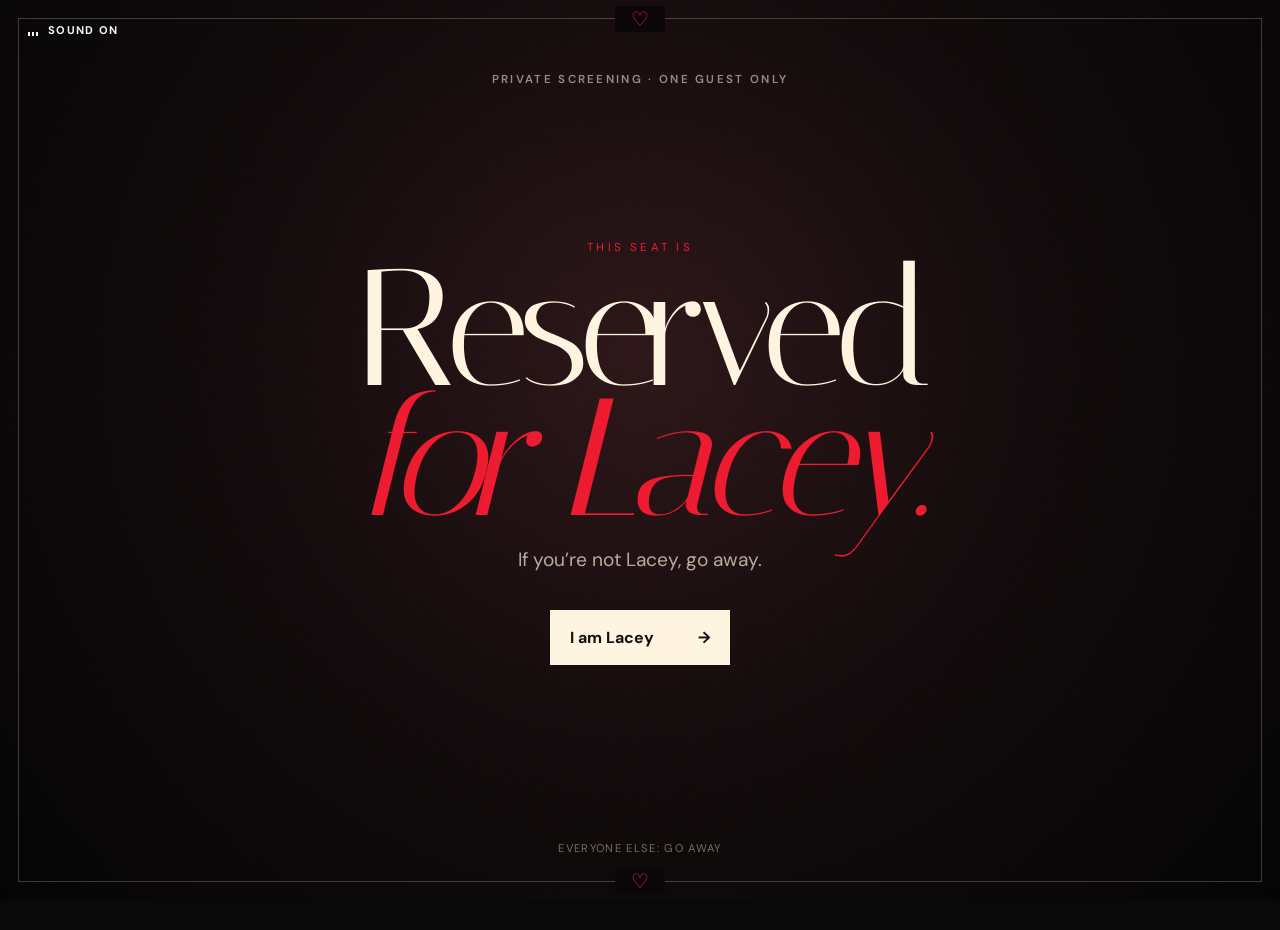
<file: index.html>
<!doctype html>
<html lang="en">
<head>
  <meta charset="UTF-8" />
  <meta name="viewport" content="width=device-width, initial-scale=1" />
  <meta name="theme-color" content="#090909" />
  <meta name="description" content="A birthday film, reserved for Lacey." />
  <title>Reserved for Lacey</title>
  <link rel="preconnect" href="https://fonts.googleapis.com" />
  <link rel="preconnect" href="https://fonts.gstatic.com" crossorigin />
  <link href="https://fonts.googleapis.com/css2?family=DM+Sans:wght@400;500;600;700&family=Italiana&display=swap" rel="stylesheet" />
  <link rel="icon" type="image/svg+xml" href="data:image/svg+xml,%3Csvg xmlns='http://www.w3.org/2000/svg' viewBox='0 0 64 64'%3E%3Crect width='64' height='64' rx='18' fill='%23ed1b2f'/%3E%3Cpath d='M32 49S12 38 12 24c0-9 11-12 20-3 9-9 20-6 20 3 0 14-20 25-20 25Z' fill='%23fff7e8'/%3E%3C/svg%3E" />
  <link rel="stylesheet" href="style.css" />
</head>
<body>
  <div class="grain" aria-hidden="true"></div>
  <audio id="birthday-song" loop preload="metadata"><source src="assets/song.mp3" type="audio/mpeg" /></audio>
  <button class="sound" type="button" aria-label="Play music" aria-pressed="false"><span class="equalizer"><i></i><i></i><i></i></span><b>sound on</b></button>
  <main>
    <section class="gate is-active" aria-label="Entrance">
      <div class="gate-border"></div>
      <p class="gate-kicker">PRIVATE SCREENING · ONE GUEST ONLY</p>
      <div class="reserved-card"><span>THIS SEAT IS</span><h1>Reserved<br /><em>for Lacey.</em></h1><p>If you’re not Lacey, go away.</p></div>
      <button class="admit" type="button">I am Lacey <span>→</span></button>
      <p class="tiny-warning">Everyone else: go away</p>
    </section>

    <section class="cinema" aria-label="Birthday opening" aria-hidden="true">
      <div class="theatre-light"></div>
      <div class="curtain curtain--left"></div><div class="curtain curtain--right"></div>
      <div class="cinema-screen">
        <p class="feature-label">TONIGHT’S FEATURE PRESENTATION</p>
        <div class="birthday-title"><span>Happy Birthday</span><strong>to you.</strong></div>
        <div class="race-name" aria-label="Lacey racing onto the screen">
          <div class="speed-lines"><i></i><i></i><i></i><i></i></div>
          <div class="f1-car">
            <i class="rear-wing"></i><i class="front-wing"></i><i class="car-floor"></i>
            <div class="cockpit"><i class="halo"></i><span>01</span></div>
            <div class="car-body"><b>LACEY</b></div>
            <i class="nose"></i><i class="wheel wheel--rear-top"></i><i class="wheel wheel--rear-bottom"></i><i class="wheel wheel--front-top"></i><i class="wheel wheel--front-bottom"></i>
          </div>
        </div>
      </div>
      <button class="skip-intro" type="button">skip intro</button><div class="falling-things" aria-hidden="true"></div>
    </section>

    <section class="story" aria-label="Birthday story" aria-hidden="true">
      <article class="chapter chapter--heart is-active">
        <div class="chapter-index"><span>01</span><i></i><span>05</span></div><div class="big-heart" aria-hidden="true">♡</div>
        <div class="postcard" aria-hidden="true"><small>FROM</small><strong>A FEW<br />DAYS AGO</strong></div>
        <div class="chapter-content"><p class="eyebrow">THIS MIGHT SOUND A LITTLE CRAZY</p><h2>I know we only<br />met like <br /> <em>9 days ago…</em></h2><p class="chapter-copy">but you already mean so much to me. Somehow, in such a short time, talking to you has become one of the easiest and best parts of my day.</p><p class="aside-note">and I’m really, really, REALLY glad we met.</p></div>
        <button class="next" type="button">keep going <span>→</span></button>
      </article>

      <article class="chapter chapter--f1run">
        <div class="chapter-index"><span>02</span><i></i><span>05</span></div><div class="checkers" aria-hidden="true"></div>
        <div class="track-map" aria-hidden="true"><svg viewBox="0 0 700 600"><path d="M51 495c108-41 48-158 137-180 75-18 106 50 169 4 74-55-18-139 65-180 65-31 80 70 189 17"/><circle cx="51" cy="495" r="8"/><circle cx="611" cy="156" r="8"/></svg></div>
        <div class="f1-stat" aria-hidden="true"><small>MY SURVIVAL ODDS</small><strong>12%</strong><span>STILL SHOWING UP</span></div>
        <div class="runner-lane" aria-hidden="true"><span>RUN WITH YOU</span><i></i><span>WATCH WITH YOU</span></div>
        <div class="chapter-content"><p class="eyebrow">YOUR WORLD LOOKS SO PRETTY FROM HERE <br />(not as pretty as you tho)</p><h2>You make me want<br />to <em>join in.</em></h2><p class="chapter-copy">You make me wanna watch F1 just so I can talk to you about every race—and run beside you even though I’m probably going to die halfway through.</p><p class="aside-note">Just slow down occasionally so I can like pretend I’m keeping up.</p></div>
        <button class="next" type="button">catch your breath <span>→</span></button>
      </article>

      <article class="chapter chapter--laugh">
        <div class="chapter-index"><span>03</span><i></i><span>05</span></div>
        <div class="laugh-type" aria-hidden="true"><span>HA</span><span>HA</span><span>HA</span><span>♡</span></div>
        <div class="voice-note" aria-hidden="true"><div class="voice-avatar">L</div><div><small>voice note from Lacey</small><span>0:17</span></div><button type="button" tabindex="-1">▶</button></div>
        <div class="chapter-content"><p class="eyebrow">YOUR LAUGH. THE WAY YOU TALK.</p><h2>It’s so<br /><em>freaking cute.</em></h2><p class="chapter-copy">The way you tell a story. The little things you say. That laugh that makes me laugh before I even know what happened.</p><p class="aside-note">My only problem with any of it is that you’re not next to me right now.</p></div>
        <button class="next" type="button">call me maybe <span>→</span></button>
      </article>

      <article class="chapter chapter--calls">
        <div class="chapter-index"><span>04</span><i></i><span>05</span></div><div class="call-orbits" aria-hidden="true"><i></i><i></i><i></i></div><div class="call-time"><span>05:00:00</span><small>and somehow it felt like five minutes</small></div><div class="waveform" aria-hidden="true"></div>
        <div class="chapter-content"><p class="eyebrow">OUR ACCIDENTAL FIVE-HOUR CALLS</p><h2>“Okay, I should<br />probably sleep…”</h2><p class="chapter-copy">Then another story. Another laugh. Another hour gone without either of us noticing. I didn’t know five hours could disappear that fast until I met you.</p><p class="aside-note">And for the record, I was never bored once.</p></div>
        <button class="next" type="button">last page <span>→</span></button>
      </article>

      <article class="chapter chapter--future">
        <div class="chapter-index"><span>05</span><i></i><span>05</span></div><div class="future-lines" aria-hidden="true"><span>RUNS</span><span>RACE DAYS</span><span>LATE CALLS</span><span>WHATEVER’S NEXT</span></div>
        <div class="chapter-content future-note"><p class="eyebrow">A NOTE TO THE FUTURE</p><h2>There’s so much<br /><em>we haven’t done yet.</em></h2><p class="chapter-copy">I don’t know what all of it looks like yet. Maybe more five-hour calls. Maybe a run where I try very hard to keep up. Maybe like our first trip together. Idk.</p><p class="chapter-copy">I just hope this is the first page—not the whole story.</p><p class="signoff">Happy birthday, Lacey. I hope your day is as beautiful as you. <span>♡</span></p></div>
        <button class="replay" type="button">replay the film <span>↺</span></button>
      </article>
    </section>
  </main>
  <div class="story-progress" aria-hidden="true"><span></span></div><script src="script.js"></script>
</body>
</html>
</file>
<file: style.css>
:root{--red:#ed1b2f;--navy:#061d46;--cream:#fff4df;--ink:#11100f;--pink:#f7a1b5;font-family:"DM Sans",sans-serif;color-scheme:dark}*{box-sizing:border-box}html,body{margin:0;width:100%;height:100%;overflow:hidden;background:#090909}button{font:inherit}.grain{position:fixed;inset:0;z-index:100;pointer-events:none;opacity:.12;mix-blend-mode:soft-light;background-image:url("data:image/svg+xml,%3Csvg viewBox='0 0 160 160' xmlns='http://www.w3.org/2000/svg'%3E%3Cfilter id='n'%3E%3CfeTurbulence type='fractalNoise' baseFrequency='.9' numOctaves='3' stitchTiles='stitch'/%3E%3C/filter%3E%3Crect width='100%25' height='100%25' filter='url(%23n)' opacity='.38'/%3E%3C/svg%3E")}.sound{position:fixed;z-index:120;top:1.35rem;left:1.35rem;display:flex;align-items:center;gap:.65rem;border:0;background:transparent;color:#fff;mix-blend-mode:difference;cursor:pointer;text-transform:uppercase;font-size:.7rem;letter-spacing:.12em}.equalizer{display:flex;align-items:flex-end;gap:2px;height:13px}.equalizer i{display:block;width:2px;height:4px;background:currentColor}.sound.is-playing .equalizer i{animation:eq .65s ease-in-out infinite alternate}.sound.is-playing .equalizer i:nth-child(2){animation-delay:-.2s}.sound.is-playing .equalizer i:nth-child(3){animation-delay:-.4s}@keyframes eq{to{height:13px}}
.gate,.cinema,.story{position:absolute;inset:0;visibility:hidden;opacity:0;transition:opacity .8s ease,visibility .8s}.gate.is-active,.cinema.is-active,.story.is-active{visibility:visible;opacity:1}.gate{z-index:10;display:flex;flex-direction:column;justify-content:center;align-items:center;padding:2rem;text-align:center;color:var(--cream);background:radial-gradient(circle at 50% 40%,#2e1719 0,#120b0c 48%,#050505 100%)}.gate-border{position:absolute;inset:1.1rem;border:1px solid rgba(255,244,223,.22);pointer-events:none}.gate-border:before,.gate-border:after{content:"♡";position:absolute;left:50%;transform:translateX(-50%);padding:0 1rem;background:#0b0708;color:var(--red);font-size:1.25rem}.gate-border:before{top:-.8rem}.gate-border:after{bottom:-.8rem}.gate-kicker{position:absolute;top:clamp(3.5rem,8vh,6rem);margin:0;color:rgba(255,244,223,.55);font-size:.72rem;font-weight:600;letter-spacing:.2em}.reserved-card span{font-size:.72rem;letter-spacing:.28em;color:var(--red)}.reserved-card h1{margin:.55rem 0 1.3rem;font:400 clamp(4.8rem,13vw,11rem)/.78 "Italiana",serif;letter-spacing:-.06em}.reserved-card h1 em{color:var(--red)}.reserved-card p{max-width:31rem;margin:0 auto;color:rgba(255,244,223,.68);font-size:clamp(1rem,2vw,1.2rem);line-height:1.5}.admit{margin-top:2.2rem;padding:1rem 1.2rem;border:1px solid var(--cream);background:var(--cream);color:var(--ink);cursor:pointer;font-weight:700}.admit span{display:inline-block;margin-left:2.5rem;transition:transform .25s}.admit:hover span{transform:translateX(7px)}.tiny-warning{position:absolute;bottom:2.8rem;margin:0;font-size:.7rem;letter-spacing:.12em;text-transform:uppercase;opacity:.42}
.cinema{z-index:9;background:#020202;color:var(--cream);overflow:hidden}.theatre-light{position:absolute;inset:0;background:radial-gradient(ellipse at 50% 45%,rgba(255,238,190,.12),transparent 48%);opacity:0}.cinema.is-playing .theatre-light{animation:lights 2.2s ease forwards}@keyframes lights{0%{opacity:.9}100%{opacity:.12}}.curtain{position:absolute;z-index:5;top:0;bottom:0;width:51%;background:repeating-linear-gradient(90deg,#6e0611 0,#b20d1f 8%,#5b040e 17%);box-shadow:0 0 60px #000;transition:transform 2.6s cubic-bezier(.65,0,.2,1)}.curtain:after{content:"";position:absolute;inset:0;background:linear-gradient(90deg,rgba(0,0,0,.35),transparent 30%,rgba(255,255,255,.07) 55%,rgba(0,0,0,.35))}.curtain--left{left:0}.curtain--right{right:0}.cinema.is-playing .curtain--left{transform:translateX(-91%) skewX(-2deg)}.cinema.is-playing .curtain--right{transform:translateX(91%) skewX(2deg)}.cinema-screen{position:absolute;inset:0;display:grid;place-items:center;text-align:center;background:radial-gradient(circle at 50% 50%,#202020,#050505 65%)}.feature-label{position:absolute;top:16vh;margin:0;font-size:.7rem;letter-spacing:.24em;opacity:0}.cinema.is-playing .feature-label{animation:fadeMoment 2.1s 2s both}.birthday-title{display:grid;opacity:0}.birthday-title span{font:400 clamp(4.2rem,12vw,10rem)/.8 "Italiana",serif}.birthday-title strong{margin-top:.7rem;color:var(--red);font-size:clamp(1.5rem,3vw,2.4rem);letter-spacing:.22em;text-transform:uppercase}.cinema.is-playing .birthday-title{animation:birthdayMoment 3.2s 3s both}@keyframes birthdayMoment{0%{opacity:0;transform:scale(.88)}18%,72%{opacity:1;transform:scale(1)}100%{opacity:0;transform:scale(1.08)}}@keyframes fadeMoment{0%,100%{opacity:0}25%,75%{opacity:.6}}.race-name{position:absolute;left:0;right:0;top:50%;opacity:0;transform:translateX(-110%)}.cinema.is-playing .race-name{animation:raceAcross 2.7s 6.2s cubic-bezier(.2,.8,.25,1) both}@keyframes raceAcross{0%{opacity:1;transform:translateX(-110%)}44%,72%{opacity:1;transform:translateX(0)}100%{opacity:0;transform:translateX(120%)}}.name-car{position:relative;display:inline-block;padding:.45rem 3rem .6rem;background:var(--red);clip-path:polygon(8% 0,100% 0,92% 100%,0 100%);filter:drop-shadow(0 18px 18px #000)}.name-car small{display:block;color:#fff;font-size:.55rem;letter-spacing:.35em}.name-car b{font:400 clamp(4.5rem,13vw,10rem)/.8 "Italiana",serif;color:#fff;letter-spacing:-.04em}.wheel{position:absolute;bottom:-18px;width:38px;height:38px;border:7px solid #070707;border-radius:50%;background:#666;animation:spin .22s linear infinite}.wheel--a{left:18%}.wheel--b{right:18%}@keyframes spin{to{transform:rotate(360deg)}}.speed-lines{position:absolute;right:58%;top:50%;width:45vw}.speed-lines i{display:block;height:2px;margin:12px 0;background:linear-gradient(90deg,transparent,var(--cream));transform:scaleX(.2);transform-origin:right;animation:speed .45s ease-in-out infinite alternate}.speed-lines i:nth-child(2){width:70%;margin-left:auto}.speed-lines i:nth-child(3){width:85%;margin-left:auto}.speed-lines i:nth-child(4){width:55%;margin-left:auto}@keyframes speed{to{transform:scaleX(1)}}.falling-things{position:absolute;inset:0;z-index:4;pointer-events:none}.falling-things i{position:absolute;top:-8vh;font-style:normal;animation:fall var(--duration) linear var(--delay) both;opacity:.9}@keyframes fall{to{transform:translate3d(var(--drift),112vh,0) rotate(520deg)}}.skip-intro{position:absolute;z-index:10;right:1.4rem;bottom:1.4rem;border:0;border-bottom:1px solid rgba(255,255,255,.45);padding:.5rem 0;background:transparent;color:rgba(255,255,255,.6);cursor:pointer;font-size:.7rem;text-transform:uppercase;letter-spacing:.12em}
.story{z-index:8}.chapter{position:absolute;inset:0;visibility:hidden;opacity:0;overflow:hidden;padding:clamp(1.5rem,5vw,4.5rem);color:var(--ink);background:var(--cream);transform:scale(1.025) translateY(18px);transition:opacity .7s cubic-bezier(.22,.8,.2,1),transform .9s cubic-bezier(.22,.8,.2,1),visibility .7s}.chapter.is-active{visibility:visible;opacity:1;transform:none;z-index:2}.chapter.is-leaving{visibility:visible;opacity:0;transform:scale(.97) translateY(-22px);z-index:1}.chapter-content{position:relative;z-index:3;width:min(63%,780px);top:50%;transform:translateY(-50%)}.eyebrow{margin:0 0 1.15rem;color:var(--red);font-size:.74rem;font-weight:700;letter-spacing:.17em}.chapter h2{margin:0;font:400 clamp(4rem,9vw,8.4rem)/.83 "Italiana",serif;letter-spacing:-.055em}.chapter h2 em{color:var(--red)}.chapter-copy{max-width:39rem;margin:1.6rem 0 0;font-size:clamp(1rem,1.8vw,1.22rem);line-height:1.55}.aside-note{margin:1.35rem 0 0;font:italic 400 clamp(1.15rem,2vw,1.55rem)/1.3 "Italiana",serif;color:rgba(17,16,15,.55)}.chapter-index{position:absolute;z-index:5;top:1.6rem;right:1.6rem;display:flex;align-items:center;gap:.7rem;font-size:.7rem;letter-spacing:.12em}.chapter-index i{display:block;width:42px;height:1px;background:currentColor}.next,.replay{position:absolute;z-index:6;right:clamp(1.5rem,5vw,4.5rem);bottom:clamp(1.5rem,5vw,3rem);border:0;border-bottom:1px solid currentColor;padding:.75rem 0;background:transparent;color:inherit;cursor:pointer;font-weight:600}.next span,.replay span{display:inline-block;margin-left:2.5rem;transition:transform .25s}.next:hover span{transform:translateX(7px)}
.chapter--heart{background:#f5e9da}.big-heart{position:absolute;right:-5vw;top:45%;transform:translateY(-50%);color:rgba(237,27,47,.12);font:400 min(75vw,850px)/1 "Italiana",serif}.postcard{position:absolute;right:8vw;top:13vh;width:min(27vw,310px);aspect-ratio:4/5;padding:1.4rem;background:#b81847;color:var(--cream);transform:rotate(5deg);box-shadow:0 28px 70px rgba(82,41,31,.2);display:flex;flex-direction:column;justify-content:space-between}.postcard:after{content:"♡";font:400 7rem/1 "Italiana",serif;align-self:flex-end}.postcard small{font-size:.65rem;letter-spacing:.17em}.postcard strong{font:400 clamp(1.8rem,3.5vw,3rem)/.95 "Italiana",serif}
.chapter--f1{background:var(--navy);color:#fff}.chapter--f1 h2 em,.chapter--f1 .eyebrow{color:var(--red)}.chapter--f1 .aside-note{color:rgba(255,255,255,.52)}.checkers{position:absolute;right:-3vw;top:-8vh;width:52vw;height:48vh;background:conic-gradient(#fff 25%,transparent 0 50%,#fff 0 75%,transparent 0) 0 0/58px 58px;opacity:.075;transform:rotate(-8deg)}.track-map{position:absolute;right:0;inset-block:0;width:50vw;display:grid;place-items:center}.track-map svg{width:90%;overflow:visible}.track-map path{fill:none;stroke:rgba(255,255,255,.15);stroke-width:46;stroke-linecap:round}.track-map circle{fill:var(--red)}.f1-stat{position:absolute;right:7vw;top:50%;transform:translateY(-50%) rotate(3deg);width:min(27vw,330px);padding:1.5rem;border:1px solid rgba(255,255,255,.3);background:rgba(4,18,43,.72);backdrop-filter:blur(12px);display:grid}.f1-stat small{font-size:.63rem;letter-spacing:.18em}.f1-stat strong{font:400 clamp(3.4rem,6vw,6rem)/1 "Italiana",serif;color:var(--red)}.f1-stat span{justify-self:end;margin-top:2rem;font-size:.7rem;letter-spacing:.2em}
.chapter--run{background:#d7ff48}.run-grid{position:absolute;inset:0;background-image:linear-gradient(rgba(17,16,15,.07) 1px,transparent 1px),linear-gradient(90deg,rgba(17,16,15,.07) 1px,transparent 1px);background-size:54px 54px}.mile-stack{position:absolute;right:-1vw;top:-4vh;display:grid;color:rgba(17,16,15,.08);font:700 clamp(7rem,17vw,16rem)/.65 "DM Sans",sans-serif;letter-spacing:-.08em}.mile-stack span{animation:miles 7s linear infinite}.mile-stack span:nth-child(2n){transform:translateX(-4vw)}@keyframes miles{50%{transform:translateX(-2vw)}}.pace-card{position:absolute;right:7vw;top:50%;transform:translateY(-50%) rotate(-3deg);z-index:2;width:min(29vw,350px);padding:1.5rem;background:var(--ink);color:#d7ff48;box-shadow:18px 18px 0 var(--red);display:grid;gap:.6rem}.pace-card small{font-size:.65rem;letter-spacing:.18em}.pace-card strong{font:400 clamp(2rem,4vw,3.4rem)/.9 "Italiana",serif}.pace-card div{display:flex;justify-content:space-between;margin-top:2rem;padding-top:.75rem;border-top:1px solid rgba(215,255,72,.3);font-size:.7rem}
.chapter--calls{background:#28203f;color:#fff}.chapter--calls h2 em,.chapter--calls .eyebrow{color:var(--pink)}.chapter--calls .aside-note{color:rgba(255,255,255,.5)}.call-orbits{position:absolute;right:-8vw;top:50%;transform:translateY(-50%);width:57vw;aspect-ratio:1}.call-orbits i{position:absolute;inset:var(--inset,0);border:1px solid rgba(247,161,181,.18);border-radius:50%;animation:orbit 8s linear infinite}.call-orbits i:nth-child(2){--inset:12%;animation-direction:reverse}.call-orbits i:nth-child(3){--inset:25%;animation-duration:5s}@keyframes orbit{to{transform:rotate(360deg)}}.call-time{position:absolute;z-index:2;right:8vw;top:40%;display:grid;text-align:right}.call-time span{font:400 clamp(4.4rem,9vw,8rem)/1 "Italiana",serif;color:var(--pink)}.call-time small{font-size:.75rem;letter-spacing:.1em}.waveform{position:absolute;left:0;right:0;bottom:8vh;height:55px;background:repeating-linear-gradient(90deg,transparent 0 9px,rgba(247,161,181,.25) 9px 11px);clip-path:polygon(0 48%,3% 15%,5% 82%,8% 40%,10% 68%,13% 17%,16% 92%,18% 45%,21% 65%,24% 10%,27% 87%,30% 36%,33% 77%,36% 24%,39% 81%,42% 44%,45% 62%,48% 11%,52% 89%,55% 38%,58% 71%,61% 20%,64% 84%,67% 44%,70% 64%,73% 16%,76% 90%,79% 35%,82% 72%,85% 28%,88% 79%,91% 42%,94% 68%,97% 22%,100% 51%,100% 100%,0 100%)}
.chapter--future{background:#f1dedc}.future-lines{position:absolute;inset:0;display:flex;flex-direction:column;justify-content:space-around;color:rgba(237,27,47,.07);font:400 clamp(5rem,14vw,13rem)/.7 "Italiana",serif;white-space:nowrap;transform:rotate(-5deg) scale(1.15)}.future-lines span:nth-child(even){align-self:flex-end}.future-note{width:min(75%,880px);padding:clamp(1.4rem,3vw,3rem);background:rgba(255,247,232,.86);backdrop-filter:blur(10px);box-shadow:0 24px 70px rgba(80,32,32,.12)}.future-note .chapter-copy{max-width:48rem}.signoff{margin:1.7rem 0 0;font:400 clamp(1.8rem,3.5vw,3rem)/1 "Italiana",serif}.signoff span{color:var(--red)}.story-progress{position:fixed;z-index:20;bottom:0;left:0;right:0;height:3px;background:rgba(255,255,255,.12);opacity:0;transition:opacity .5s}.story-progress.is-visible{opacity:1}.story-progress span{display:block;width:20%;height:100%;background:var(--red);transition:width .65s cubic-bezier(.22,.8,.2,1)}
@media(max-width:760px){.sound b{display:none}.gate{padding:1.3rem}.gate-border{inset:.7rem}.gate-kicker{top:4rem}.reserved-card h1{font-size:19vw}.reserved-card p{font-size:.96rem}.name-car{padding-inline:1.6rem}.name-car b{font-size:17vw}.wheel{width:28px;height:28px;bottom:-14px;border-width:5px}.chapter{padding:1.4rem}.chapter-content{width:100%;top:auto;transform:none;margin-top:23vh}.chapter h2{font-size:14.8vw}.chapter-copy{font-size:1rem;line-height:1.47;max-width:92%}.aside-note{font-size:1.1rem}.chapter-index{top:1.3rem;right:1.3rem}.postcard{right:-4vw;top:7vh;width:42vw;opacity:.9}.big-heart{top:26%;right:-18vw}.f1-stat,.pace-card{top:8vh;right:6vw;transform:rotate(3deg);width:45vw;padding:1rem}.f1-stat strong{font-size:10vw}.track-map{width:100vw;opacity:.7}.chapter--f1 .chapter-content,.chapter--run .chapter-content{margin-top:36vh}.pace-card{transform:rotate(-3deg);box-shadow:9px 9px 0 var(--red)}.pace-card strong{font-size:6vw}.call-time{top:12vh;right:1.4rem}.call-time span{font-size:13vw}.call-orbits{top:25%;width:90vw}.chapter--calls .chapter-content{margin-top:30vh}.future-note{width:100%;margin-top:12vh;padding:1.25rem}.future-note .chapter-copy{font-size:.94rem}.next,.replay{right:1.4rem;bottom:1.4rem}.falling-things i{font-size:.8rem}}
@media(prefers-reduced-motion:reduce){*,*::before,*::after{animation-duration:.01ms!important;animation-iteration-count:1!important;transition-duration:.01ms!important}}

/* The title becomes a proper open-wheel race car and holds center stage. */
.cinema.is-playing .race-name{animation:raceAcrossDeluxe 4.5s 6.2s cubic-bezier(.2,.8,.25,1) both}
@keyframes raceAcrossDeluxe{0%{opacity:1;transform:translateX(-115%)}30%,78%{opacity:1;transform:translateX(0)}100%{opacity:0;transform:translateX(125%)}}
.f1-car{position:relative;display:inline-block;width:clamp(320px,60vw,780px);height:clamp(120px,19vw,245px);filter:drop-shadow(0 25px 22px #000)}
.car-body{position:absolute;z-index:3;left:16%;right:18%;top:30%;bottom:20%;display:grid;place-content:center;background:linear-gradient(100deg,#7c0712,var(--red) 34%,#ff4657 67%,#760711);clip-path:polygon(0 20%,75% 0,100% 42%,85% 88%,15% 100%);color:#fff}
.car-body small{font-size:clamp(.42rem,.8vw,.62rem);letter-spacing:.35em}.car-body b{font:400 clamp(2.8rem,7vw,6.6rem)/.75 "Italiana",serif;letter-spacing:-.05em}
.front-wing,.rear-wing{position:absolute;z-index:2;background:#161616}.front-wing{right:-2%;top:34%;width:14%;height:43%;clip-path:polygon(70% 0,100% 0,100% 100%,68% 100%,50% 58%,0 55%)}.rear-wing{left:5%;top:18%;width:13%;height:64%;clip-path:polygon(0 0,100% 9%,82% 28%,82% 78%,100% 94%,0 100%)}
.car-floor{position:absolute;z-index:2;left:16%;right:11%;bottom:16%;height:9%;background:#151515;transform:skewX(-18deg)}
.f1-car .wheel{position:absolute;z-index:5;bottom:auto;width:clamp(34px,6vw,74px);height:clamp(24px,4.2vw,52px);border:6px solid #050505;border-radius:12px;background:#252525;animation:tyrePulse .22s linear infinite}.f1-car .wheel:after{content:"";position:absolute;inset:26%;border-radius:50%;background:#777}.wheel--rear-top{left:11%;top:4%}.wheel--rear-bottom{left:11%;bottom:2%!important}.wheel--front-top{right:12%;top:8%}.wheel--front-bottom{right:12%;bottom:5%!important}@keyframes tyrePulse{to{filter:brightness(1.5)}}

.chapter--f1run{background:linear-gradient(125deg,var(--navy) 0 61%,#241116 61%);color:#fff}.chapter--f1run h2 em,.chapter--f1run .eyebrow{color:var(--red)}.chapter--f1run .aside-note{color:rgba(255,255,255,.55)}
.runner-lane{position:absolute;z-index:2;right:2.5vw;bottom:16vh;width:min(39vw,540px);display:flex;align-items:center;gap:.75rem;color:var(--cream);font-size:.66rem;font-weight:700;letter-spacing:.12em}.runner-lane i{flex:1;height:2px;background:rgba(255,244,223,.72);position:relative}.runner-lane i:after{content:"";position:absolute;right:0;top:-4px;width:10px;height:10px;border-radius:50%;background:var(--red);box-shadow:0 0 18px var(--red);animation:laneRun 1.8s ease-in-out infinite alternate}@keyframes laneRun{from{right:calc(100% - 10px)}to{right:0}}

.chapter--laugh{background:#ffd3df}.chapter--laugh h2 em,.chapter--laugh .eyebrow{color:#d70c55}.laugh-type{position:absolute;right:-2vw;top:-2vh;display:grid;color:rgba(215,12,85,.09);font:400 clamp(8rem,20vw,19rem)/.58 "Italiana",serif;transform:rotate(5deg)}.laugh-type span:nth-child(even){transform:translateX(-7vw)}
.voice-note{position:absolute;z-index:3;right:7vw;top:24vh;width:min(34vw,430px);display:flex;align-items:center;gap:1rem;padding:1rem 1.1rem;background:#fff;color:var(--ink);border-radius:1.2rem 1.2rem .25rem 1.2rem;box-shadow:0 20px 60px rgba(88,24,47,.15);transform:rotate(2deg)}.voice-avatar{width:42px;height:42px;display:grid;place-items:center;flex:none;border-radius:50%;background:#d70c55;color:#fff;font-family:"Italiana",serif}.voice-note>div:nth-child(2){display:grid;flex:1}.voice-note small{font-size:.69rem;opacity:.55}.voice-note span{font-weight:600}.voice-note button{width:36px;height:36px;border:0;border-radius:50%;background:#d70c55;color:#fff}
.speech-bubbles{position:absolute;right:9vw;bottom:18vh;display:grid;justify-items:end;gap:.65rem}.speech-bubbles i{padding:.65rem .9rem;border-radius:1rem 1rem .25rem 1rem;background:rgba(255,255,255,.62);font:italic 400 1rem "Italiana",serif;box-shadow:0 10px 25px rgba(88,24,47,.07)}.speech-bubbles i:nth-child(2){transform:translateX(-3rem)}

@media(max-width:760px){.f1-car{width:94vw;height:30vw}.car-body b{font-size:10vw}.car-body small{font-size:.42rem}.f1-car .wheel{width:9vw;height:6vw;border-width:4px}.cockpit{border-width:2px}.halo{width:2px}.halo:after{height:2px;left:-14px;width:30px}.chapter--f1run{background:linear-gradient(165deg,var(--navy) 0 70%,#241116 70%)}.chapter--f1run .chapter-content{margin-top:35vh}.runner-lane{right:1.4rem;bottom:4.8rem;width:70vw}.chapter--laugh .chapter-content{margin-top:34vh}.voice-note{top:8vh;right:5vw;width:70vw}.speech-bubbles{right:1.4rem;bottom:5.2rem;opacity:.45}.laugh-type{top:9vh}}

/* Mobile composition: reserve distinct vertical zones for art, copy, and controls. */
@media(max-width:760px){
  .chapter{padding:1.4rem 1.4rem calc(5.6rem + env(safe-area-inset-bottom))}
  .chapter .next,.chapter .replay{bottom:calc(1.4rem + env(safe-area-inset-bottom))}

  .chapter--heart .postcard{top:6.5vh;right:-2vw;width:39vw;max-height:29vh}
  .chapter--heart .postcard:after{font-size:18vw}
  .chapter--heart .postcard strong{font-size:6.5vw}
  .chapter--heart .chapter-content{margin-top:31vh}
  .chapter--heart h2{font-size:13.7vw;line-height:.81}
  .chapter--heart .chapter-copy{margin-top:1.2rem;line-height:1.42}
  .chapter--heart .aside-note{margin-top:1rem}

  .chapter--f1run .f1-stat{top:7.5vh;width:43vw;max-height:24vh}
  .chapter--f1run .runner-lane{top:29vh;right:1.4rem;bottom:auto;width:76vw;font-size:.6rem}
  .chapter--f1run .chapter-content{margin-top:33vh}
  .chapter--f1run h2{font-size:12.6vw;line-height:.8}
  .chapter--f1run .chapter-copy{margin-top:1.05rem;font-size:.94rem;line-height:1.4;max-width:100%}
  .chapter--f1run .aside-note{margin-top:.75rem;max-width:72%;font-size:.95rem;line-height:1.18}

  .chapter--laugh .voice-note{top:7.5vh;right:5vw;width:70vw}
  .chapter--laugh .speech-bubbles{top:23vh;right:1.4rem;bottom:auto;gap:.35rem;opacity:.48;transform:scale(.86);transform-origin:top right}
  .chapter--laugh .speech-bubbles i:nth-child(2){transform:translateX(-2rem)}
  .chapter--laugh .chapter-content{margin-top:38vh}
  .chapter--laugh h2{font-size:13.4vw;line-height:.82}
  .chapter--laugh .chapter-copy{margin-top:1.15rem;line-height:1.42}
  .chapter--laugh .aside-note{margin-top:.95rem;max-width:82%;font-size:1rem;line-height:1.2}
}

@media(max-width:760px) and (max-height:760px){
  .chapter--heart .chapter-content{margin-top:27vh}.chapter--heart h2{font-size:11.8vw}.chapter--heart .chapter-copy{font-size:.9rem}
  .chapter--f1run .runner-lane{top:27vh}.chapter--f1run .chapter-content{margin-top:30vh}.chapter--f1run h2{font-size:10.8vw}.chapter--f1run .chapter-copy{font-size:.86rem}.chapter--f1run .aside-note{font-size:.86rem}
  .chapter--laugh .speech-bubbles{top:21vh}.chapter--laugh .chapter-content{margin-top:34vh}.chapter--laugh h2{font-size:11.5vw}.chapter--laugh .chapter-copy{font-size:.88rem}.chapter--laugh .aside-note{font-size:.9rem}
}
</file>
